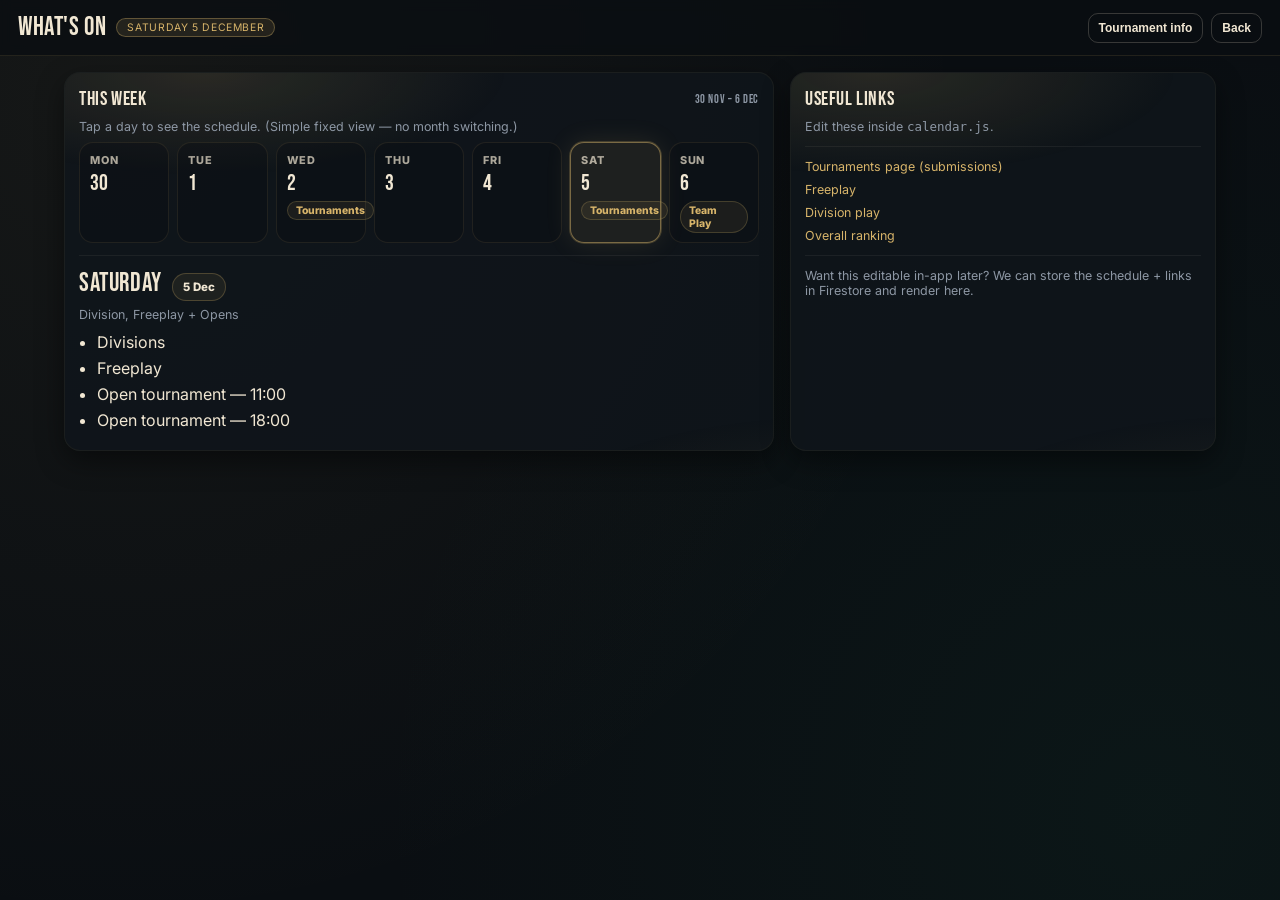
<file: calendar.html>
<!DOCTYPE html>
<html lang="en">
<head>
  <meta charset="UTF-8" />
  <meta name="viewport" content="width=device-width,initial-scale=1" />
  <title>TrebleChasers • What's on</title>

  <link href="https://fonts.googleapis.com/css2?family=Bebas+Neue&family=Inter:wght@400;500;600;700&display=swap" rel="stylesheet" />

  <style>
    :root{
      --bg:#0a0e12;
      --panel:#10151b;
      --panel2:#0f1317;
      --cream:#f1e7d3;
      --muted:#8d97a4;
      --gold:#d7b46a;
      --gold2:rgba(215,180,106,.18);
      --border:rgba(215,180,106,.10);
      --radius:16px;
      --shadow:0 10px 28px rgba(0,0,0,.45);
    }
    *{box-sizing:border-box;}
    html,body{height:100%;}
    body{
      margin:0;
      background:
        radial-gradient(circle at 10% 10%, rgba(215,180,106,.06), transparent 60%),
        radial-gradient(circle at 90% 90%, rgba(27,124,87,.08), transparent 55%),
        var(--bg);
      color:var(--cream);
      font-family:Inter,system-ui,-apple-system,Segoe UI,Roboto,Helvetica,Arial;
      min-height:100vh;
    }

    header{
      display:flex;
      justify-content:space-between;
      align-items:center;
      padding:12px 18px;
      border-bottom:1px solid rgba(215,180,106,.12);
      background:rgba(10,14,18,.75);
      backdrop-filter:blur(6px);
      position:sticky;
      top:0;
      z-index:30;
    }

    .title{
      display:flex;
      gap:10px;
      align-items:center;
      font-family:"Bebas Neue", system-ui;
      letter-spacing:.6px;
      font-size:26px;
    }
    .chip{
      background:rgba(215,180,106,.12);
      border:1px solid rgba(215,180,106,.35);
      border-radius:999px;
      padding:2px 10px;
      font-size:.65rem;
      color:var(--gold);
      font-family:Inter,system-ui;
      letter-spacing:.06em;
      text-transform:uppercase;
    }

    .btn{
      background:transparent;
      border:1px solid rgba(241,231,211,.2);
      color:var(--cream);
      border-radius:10px;
      padding:7px 10px;
      cursor:pointer;
      font-size:.75rem;
      font-weight:700;
    }
    .btn:hover{ border-color: rgba(215,180,106,.35); background:rgba(215,180,106,.06); }
    .btn.primary{
      background:linear-gradient(180deg, #f0e3cf, #d9c090);
      color:#101418;
      border:0;
    }

    main{
      max-width:1180px;
      margin:16px auto 44px;
      padding:0 14px;
      display:grid;
      gap:16px;
    }

    .grid{
      display:grid;
      grid-template-columns: 1.25fr .75fr;
      gap:16px;
    }

    .card{
      background:rgba(16,21,27,.86);
      border:1px solid rgba(215,180,106,.06);
      border-radius:var(--radius);
      box-shadow:var(--shadow);
      overflow:hidden;
      position:relative;
    }
    .card::before{
      content:"";
      position:absolute;
      inset:-2px;
      background:
        radial-gradient(520px 180px at 20% 0%, rgba(215,180,106,.14), transparent 60%),
        radial-gradient(620px 220px at 110% 120%, rgba(215,180,106,.08), transparent 55%);
      opacity:.95;
      pointer-events:none;
    }
    .card-inner{ position:relative; padding:14px; }

    .section-title{
      margin:0 0 8px 0;
      font-family:"Bebas Neue", system-ui;
      letter-spacing:.6px;
      font-size:20px;
      font-weight:400;
      color:var(--cream);
      display:flex;
      align-items:center;
      justify-content:space-between;
      gap:10px;
    }

    .muted{ color:var(--muted); }
    .small{ font-size:.78rem; }
    .divider{
      height:1px;
      background:rgba(241,231,211,.06);
      margin:12px 0;
    }

    /* Week calendar (single fixed view) */
    .week{
      display:grid;
      grid-template-columns:repeat(7, minmax(0, 1fr));
      gap:8px;
      margin-top:8px;
    }
    .day{
      border:1px solid rgba(215,180,106,.10);
      border-radius:14px;
      background:rgba(10,14,18,.35);
      padding:10px 10px 9px;
      cursor:pointer;
      min-height:74px;
      transition: transform .06s ease, border .12s ease, background .12s ease;
    }
    .day:hover{
      transform:translateY(-1px);
      border-color:rgba(215,180,106,.35);
      background:rgba(215,180,106,.06);
    }
    .day .dow{
      font-size:.68rem;
      letter-spacing:.08em;
      text-transform:uppercase;
      color:rgba(241,231,211,.70);
      margin-bottom:6px;
      font-weight:800;
    }
    .day .date{
      font-family:"Bebas Neue", system-ui;
      font-size:22px;
      letter-spacing:.4px;
      line-height:1;
    }
    .day .tag{
      margin-top:6px;
      display:inline-flex;
      border:1px solid rgba(215,180,106,.22);
      background:rgba(215,180,106,.08);
      color:var(--gold);
      border-radius:999px;
      padding:2px 8px;
      font-size:.65rem;
      font-weight:800;
    }
    .day.selected{
      border-color:rgba(215,180,106,.5);
      background:rgba(215,180,106,.08);
    }
    .day.tomorrow{
      box-shadow: 0 0 0 1px rgba(215,180,106,.22), 0 0 26px rgba(215,180,106,.12);
    }

    /* Detail panel */
    .detail-title{
      display:flex;
      gap:10px;
      align-items:baseline;
      flex-wrap:wrap;
    }
    .detail-title strong{
      font-family:"Bebas Neue", system-ui;
      font-size:26px;
      letter-spacing:.6px;
      font-weight:400;
    }
    .pill{
      display:inline-flex;
      align-items:center;
      gap:8px;
      padding:6px 10px;
      border-radius:999px;
      border:1px solid rgba(215,180,106,.25);
      background:rgba(215,180,106,.08);
      color:var(--cream);
      font-size:.72rem;
      font-weight:800;
    }

    ul{
      margin:10px 0 0 18px;
      padding:0;
    }
    li{ margin:6px 0; }
    a{
      color:var(--gold);
      text-decoration:none;
    }
    a:hover{ text-decoration:underline; }

    /* Modal */
    .overlay{
      position:fixed;
      inset:0;
      background:rgba(0,0,0,.55);
      backdrop-filter:blur(5px);
      display:none;
      align-items:center;
      justify-content:center;
      z-index:200;
      padding:18px;
    }
    .overlay.open{ display:flex; }
    .modal{
      width:100%;
      max-width:620px;
      background:linear-gradient(180deg, rgba(23,29,36,.95), rgba(17,22,28,.95));
      border:1px solid rgba(215,180,106,.28);
      border-radius:18px;
      box-shadow:0 18px 50px rgba(0,0,0,.6);
      padding:14px;
      position:relative;
      overflow:hidden;
    }
    .modal::before{
      content:"";
      position:absolute;
      inset:-2px;
      background: radial-gradient(520px 180px at 20% 0%, rgba(215,180,106,.16), transparent 60%);
      opacity:.95;
      pointer-events:none;
    }
    .modal-inner{ position:relative; }
    .modal-head{
      display:flex;
      align-items:center;
      justify-content:space-between;
      gap:10px;
      margin-bottom:6px;
    }
    .modal-head h3{
      margin:0;
      font-family:"Bebas Neue", system-ui;
      letter-spacing:.6px;
      font-weight:400;
      font-size:22px;
    }
    .modal p{ margin:8px 0; color:rgba(241,231,211,.85); }
    .modal .note{ color:var(--muted); font-size:.82rem; }
    @media (max-width: 900px){
      .grid{ grid-template-columns:1fr; }
      .week{ grid-template-columns:repeat(4, minmax(0, 1fr)); }
    }
    @media (max-width: 520px){
      .week{ grid-template-columns:repeat(3, minmax(0, 1fr)); }
    }
  </style>
</head>
<body>

  <header>
    <div class="title">
      What's on
      <span class="chip" id="tomorrowChip">Tomorrow</span>
    </div>
    <div style="display:flex; gap:8px;">
      <button class="btn" id="btnTournamentInfo" type="button">Tournament info</button>
      <button class="btn" onclick="location.href='/'">Back</button>
    </div>
  </header>

  <main>
    <div class="grid">
      <!-- LEFT: calendar + details -->
      <section class="card">
        <div class="card-inner">
          <div class="section-title">
            This week
            <span class="muted small" id="weekRange">—</span>
          </div>

          <div class="muted small">
            Tap a day to see the schedule. (Simple fixed view — no month switching.)
          </div>

          <div class="week" id="weekGrid"></div>

          <div class="divider"></div>

          <div class="detail-title">
            <strong id="detailDayName">—</strong>
            <span class="pill" id="detailDatePill">—</span>
          </div>

          <div class="muted small" id="detailSubtitle" style="margin-top:6px;"></div>

          <ul id="detailList"></ul>
        </div>
      </section>

      <!-- RIGHT: useful links -->
      <aside class="card">
        <div class="card-inner">
          <div class="section-title">Useful links</div>
          <div class="muted small">Edit these inside <code>calendar.js</code>.</div>

          <div class="divider"></div>

          <div id="linksBox" class="small"></div>

          <div class="divider"></div>

          <div class="muted small">
            Want this editable in-app later? We can store the schedule + links in Firestore and render here.
          </div>
        </div>
      </aside>
    </div>
  </main>

  <!-- Tournament Info Modal -->
  <div class="overlay" id="tOverlay" aria-hidden="true">
    <div class="modal" role="dialog" aria-modal="true">
      <div class="modal-inner">
        <div class="modal-head">
          <h3>TrebleChasers Tournaments</h3>
          <button class="btn" id="btnCloseModal" type="button">Close</button>
        </div>

        <p>
          Treble Chasers at the beginning of each month uploads all tournaments for the month —
          enter early to not be disappointed (only <strong>64</strong> per tournament).
        </p>

        <p class="note">
          Search: <strong>TrebleChasersODL</strong>
        </p>

        <div class="divider"></div>

        <p>
          <strong>Wednesdays (19:00)</strong> — either the <strong>Open</strong> or the
          <strong>DC 50+</strong> tournament.
          If your average is below 50 but you fancy playing the big guns, you can still enter the Open.
        </p>

        <p>
          <strong>Saturdays</strong> — two Opens:
          <strong>11:00</strong> and <strong>18:00</strong>.
        </p>

        <div class="divider"></div>

        <p class="note">
          (These tournaments run on the external app — this page is just the “what’s on” guide.)
        </p>
      </div>
    </div>
  </div>

  <script type="module" src="/calendar.js"></script>
</body>
</html>
</file>
